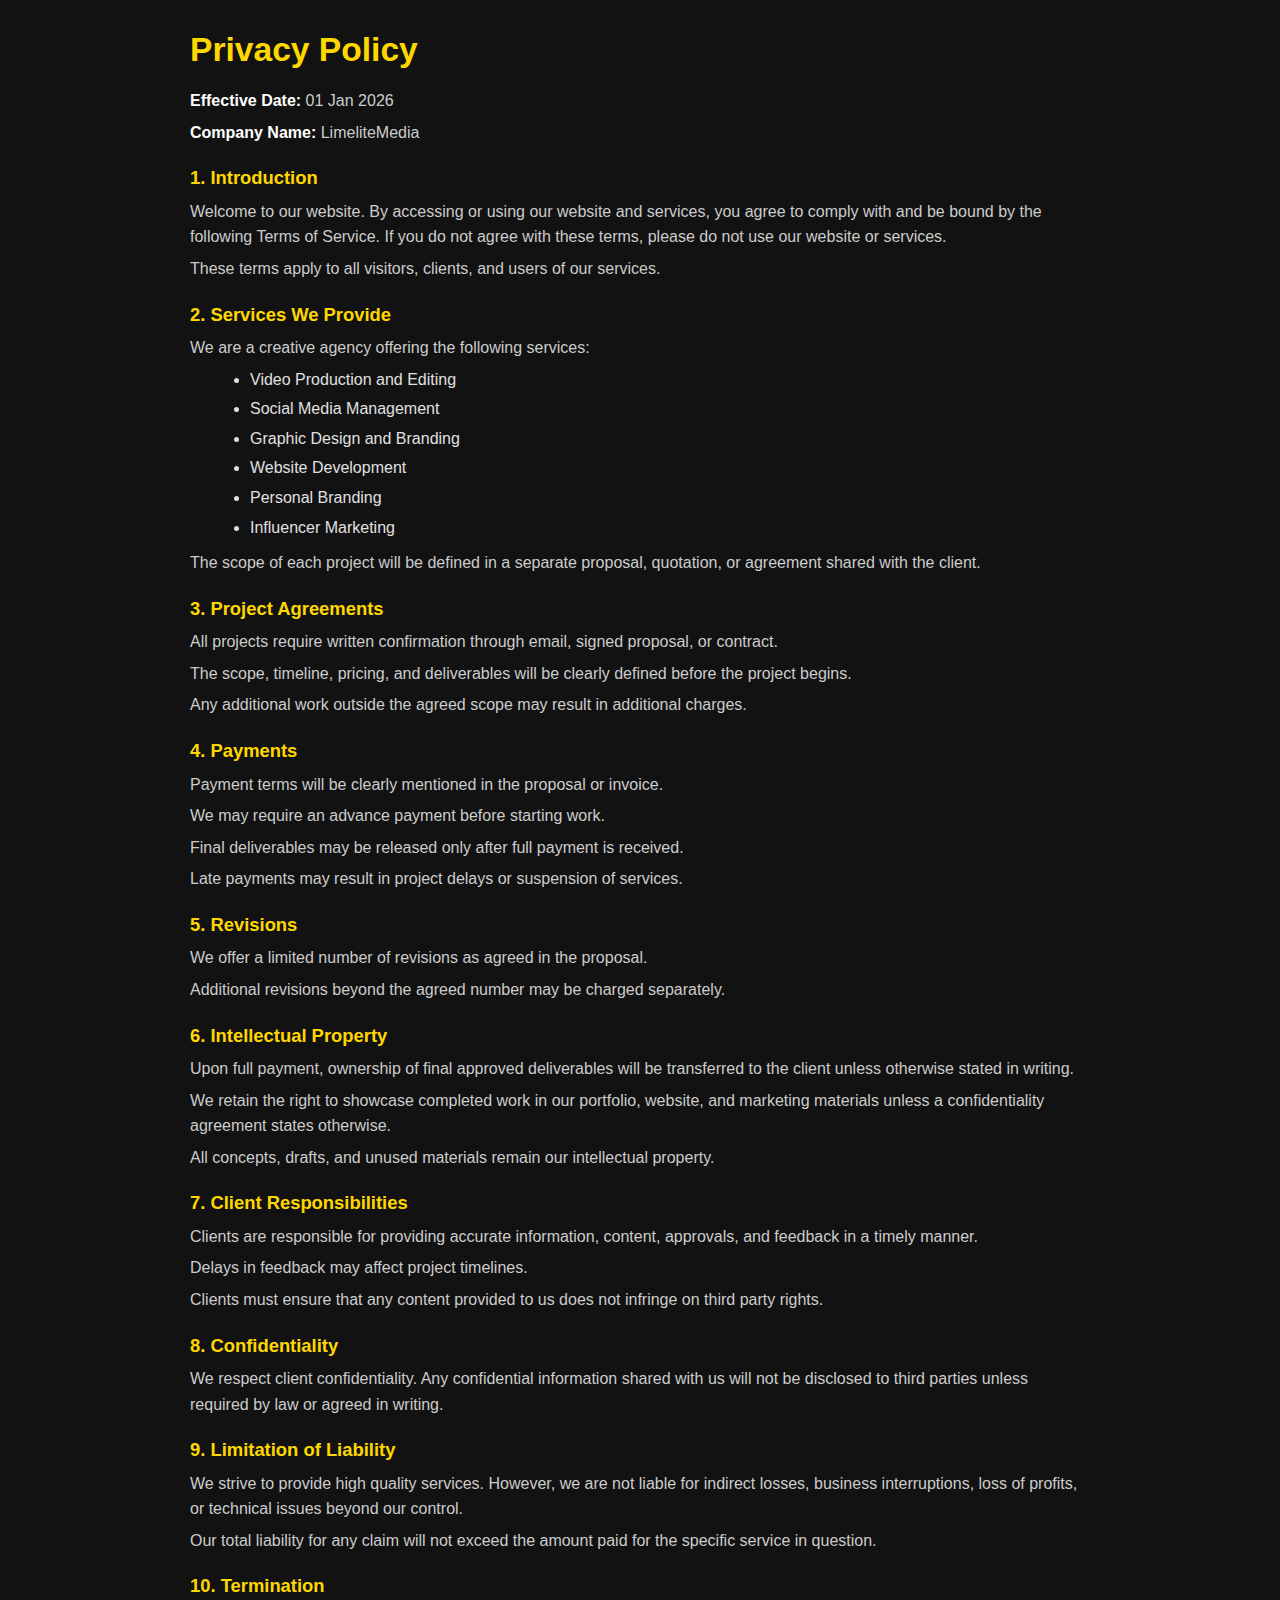
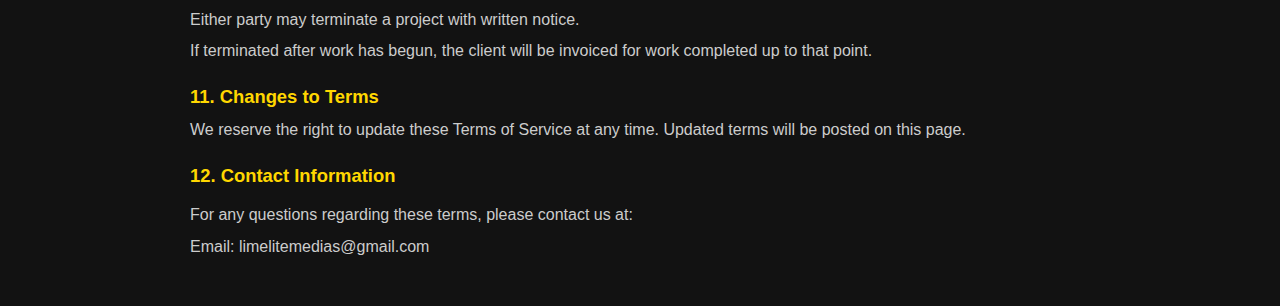
<file: assets/pages/privacy-policy.html>
<!DOCTYPE html>
<html lang="en">
<head>

<meta charset="UTF-8">
<meta name="viewport" content="width=device-width, initial-scale=1.0">

<title>Privacy Policy | LimeliteMedia</title>

<style>

/* CLEAN COMPACT THEME */

body{
margin:0;
font-family: Arial, sans-serif;
background:#121212;
color:#e0e0e0;
line-height:1.6;
}

/* Container */

.legal-container{
max-width:900px;
margin:auto;
padding: 0 20px 40px 20px; /* REDUCED TOP & BOTTOM */
}

/* Heading */

h1{
font-size:2.1rem;
margin-bottom:12px;
color:#FFD700;
}

/* Section headings */

h2{
margin-top:18px;
margin-bottom:6px;
color:#FFD700;
font-size:1.15rem;
}

/* Paragraph */

p{
margin:6px 0;
color:#cccccc;
}

/* Lists */

ul{
margin:6px 0 10px 20px;
}

li{
margin-bottom:4px;
}

/* Highlight lines */

strong{
color:white;
}

/* Contact */

.contact{
margin-top:12px;
}

/* Back button */

.back-link{
display:inline-block;
margin-top:20px;
color:#FFD700;
text-decoration:none;
font-size:0.95rem;
}

.back-link:hover{
text-decoration:underline;
}

/* Mobile */

@media(max-width:767px){

.legal-container{
padding:60px 16px 30px;
}

h1{
font-size:1.8rem;
}

}

</style>

</head>

<body>

<div class="legal-container">

<h1>Privacy Policy</h1>

<p><strong>Effective Date:</strong> 01 Jan 2026</p>
<p><strong>Company Name:</strong> LimeliteMedia</p>

<h2>1. Introduction</h2>

<p>
Welcome to our website. By accessing or using our website and services, you agree to comply with and be bound by the following Terms of Service. If you do not agree with these terms, please do not use our website or services.
</p>

<p>
These terms apply to all visitors, clients, and users of our services.
</p>

<h2>2. Services We Provide</h2>

<p>We are a creative agency offering the following services:</p>

<ul>
<li>Video Production and Editing</li>
<li>Social Media Management</li>
<li>Graphic Design and Branding</li>
<li>Website Development</li>
<li>Personal Branding</li>
<li>Influencer Marketing</li>
</ul>

<p>
The scope of each project will be defined in a separate proposal, quotation, or agreement shared with the client.
</p>

<h2>3. Project Agreements</h2>

<p>
All projects require written confirmation through email, signed proposal, or contract.
</p>

<p>
The scope, timeline, pricing, and deliverables will be clearly defined before the project begins.
</p>

<p>
Any additional work outside the agreed scope may result in additional charges.
</p>

<h2>4. Payments</h2>

<p>
Payment terms will be clearly mentioned in the proposal or invoice.
</p>

<p>
We may require an advance payment before starting work.
</p>

<p>
Final deliverables may be released only after full payment is received.
</p>

<p>
Late payments may result in project delays or suspension of services.
</p>

<h2>5. Revisions</h2>

<p>
We offer a limited number of revisions as agreed in the proposal.
</p>

<p>
Additional revisions beyond the agreed number may be charged separately.
</p>

<h2>6. Intellectual Property</h2>

<p>
Upon full payment, ownership of final approved deliverables will be transferred to the client unless otherwise stated in writing.
</p>

<p>
We retain the right to showcase completed work in our portfolio, website, and marketing materials unless a confidentiality agreement states otherwise.
</p>

<p>
All concepts, drafts, and unused materials remain our intellectual property.
</p>

<h2>7. Client Responsibilities</h2>

<p>
Clients are responsible for providing accurate information, content, approvals, and feedback in a timely manner.
</p>

<p>
Delays in feedback may affect project timelines.
</p>

<p>
Clients must ensure that any content provided to us does not infringe on third party rights.
</p>

<h2>8. Confidentiality</h2>

<p>
We respect client confidentiality. Any confidential information shared with us will not be disclosed to third parties unless required by law or agreed in writing.
</p>

<h2>9. Limitation of Liability</h2>

<p>
We strive to provide high quality services. However, we are not liable for indirect losses, business interruptions, loss of profits, or technical issues beyond our control.
</p>

<p>
Our total liability for any claim will not exceed the amount paid for the specific service in question.
</p>

<h2>10. Termination</h2>

<p>
Either party may terminate a project with written notice.
</p>

<p>
If terminated after work has begun, the client will be invoiced for work completed up to that point.
</p>

<h2>11. Changes to Terms</h2>

<p>
We reserve the right to update these Terms of Service at any time. Updated terms will be posted on this page.
</p>

<h2>12. Contact Information</h2>

<p class="contact">
For any questions regarding these terms, please contact us at:
</p>

<p>
Email: limelitemedias@gmail.com
</p>

</div>

</body>
</html>
</file>
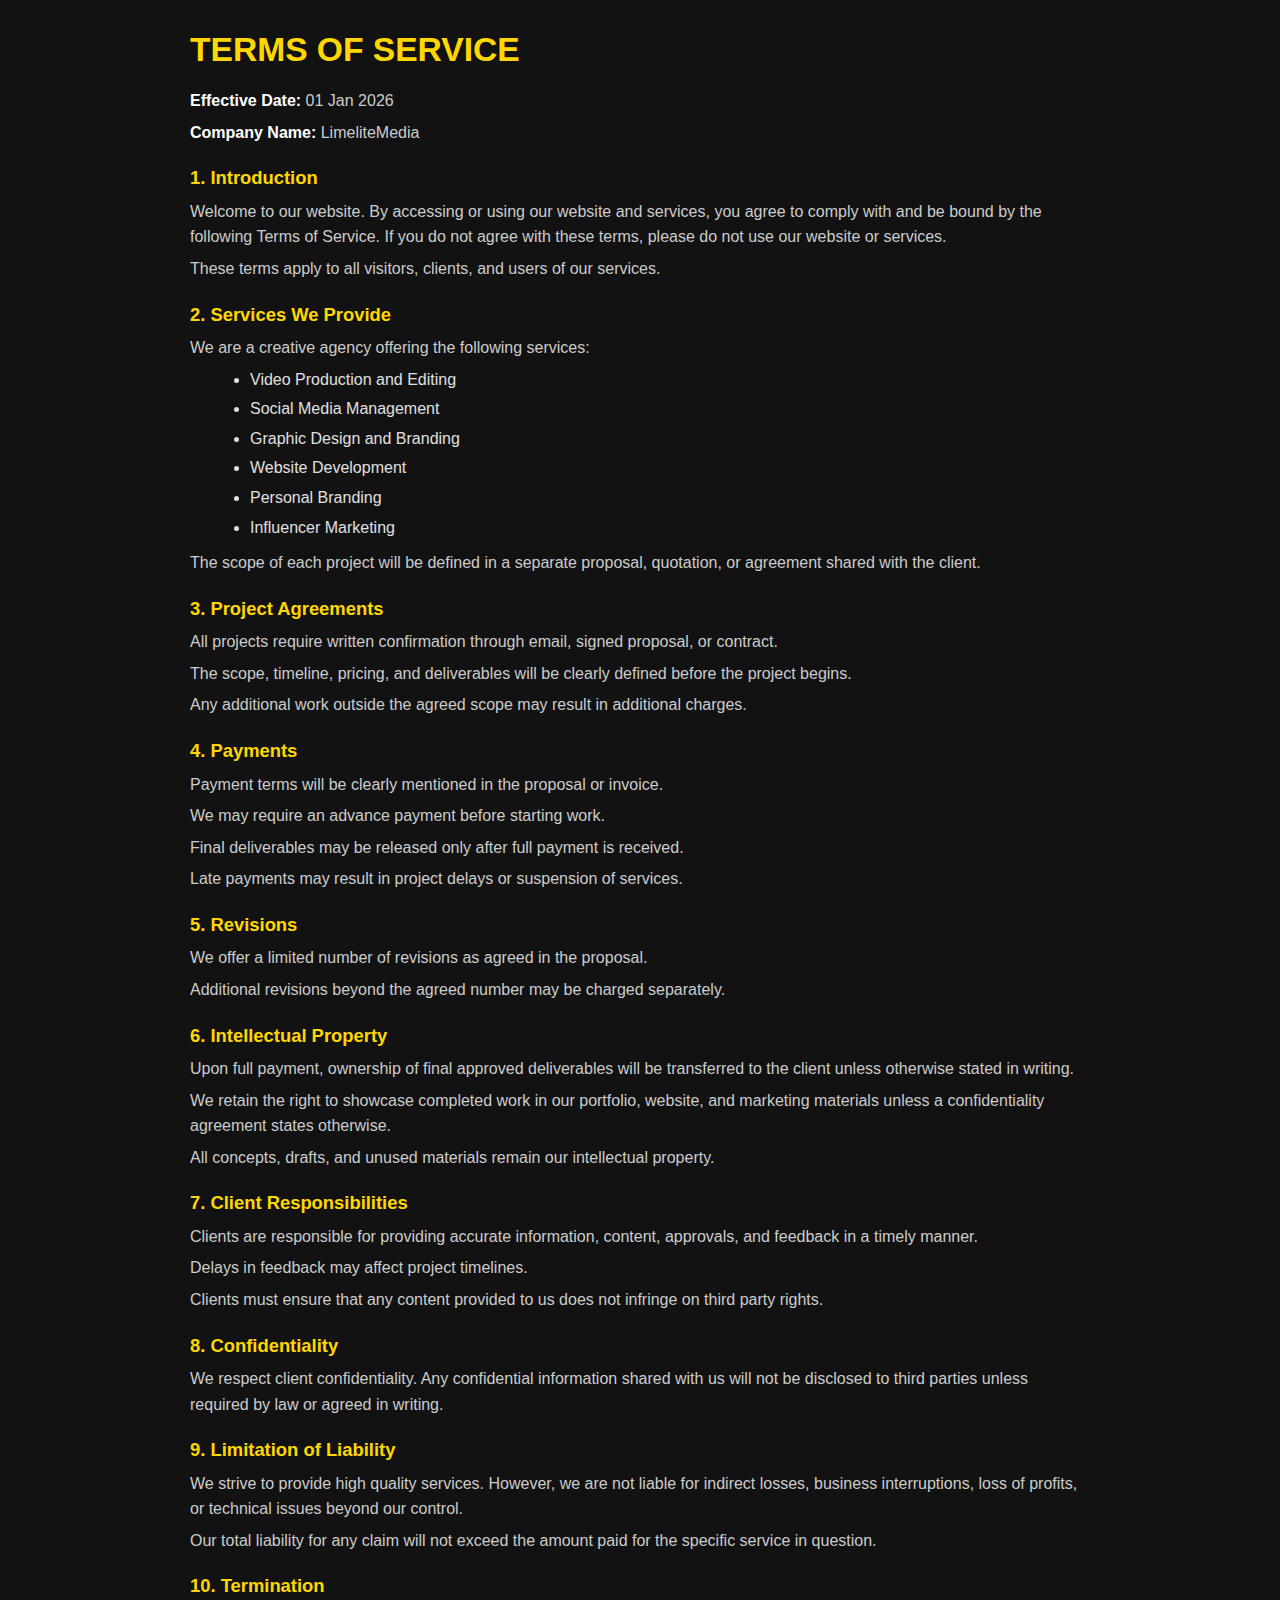
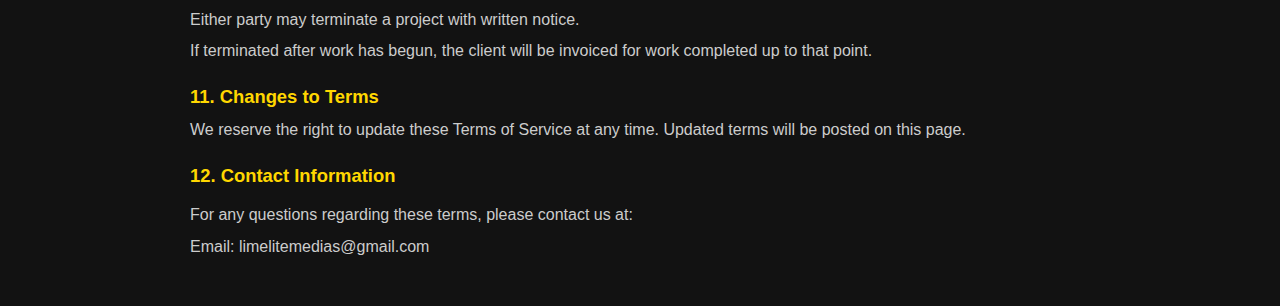
<file: assets/pages/terms-of-service.html>
<!DOCTYPE html>
<html lang="en">
<head>

<meta charset="UTF-8">
<meta name="viewport" content="width=device-width, initial-scale=1.0">

<title>Terms of Service | LimeliteMedia</title>

<style>

/* CLEAN COMPACT THEME */

body{
margin:0;
font-family: Arial, sans-serif;
background:#121212;
color:#e0e0e0;
line-height:1.6;
}

/* Container */

.legal-container{
max-width:900px;
margin:auto;
padding: 0 20px 40px 20px;
}

/* Heading */

h1{
font-size:2.1rem;
margin-bottom:12px;
color:#FFD700;
}

/* Section headings */

h2{
margin-top:18px;
margin-bottom:6px;
color:#FFD700;
font-size:1.15rem;
}

/* Paragraph */

p{
margin:6px 0;
color:#cccccc;
}

/* Lists */

ul{
margin:6px 0 10px 20px;
}

li{
margin-bottom:4px;
}

/* Highlight */

strong{
color:white;
}

/* Contact */

.contact{
margin-top:12px;
}

/* Back button */

.back-link{
display:inline-block;
margin-top:20px;
color:#FFD700;
text-decoration:none;
font-size:0.95rem;
}

.back-link:hover{
text-decoration:underline;
}

/* Mobile */

@media(max-width:767px){

.legal-container{
padding:60px 16px 30px;
}

h1{
font-size:1.8rem;
}

}

</style>

</head>

<body>

<div class="legal-container">

<h1>TERMS OF SERVICE</h1>

<p><strong>Effective Date:</strong> 01 Jan 2026</p>
<p><strong>Company Name:</strong> LimeliteMedia</p>

<h2>1. Introduction</h2>

<p>
Welcome to our website. By accessing or using our website and services, you agree to comply with and be bound by the following Terms of Service. If you do not agree with these terms, please do not use our website or services.
</p>

<p>
These terms apply to all visitors, clients, and users of our services.
</p>

<h2>2. Services We Provide</h2>

<p>We are a creative agency offering the following services:</p>

<ul>
<li>Video Production and Editing</li>
<li>Social Media Management</li>
<li>Graphic Design and Branding</li>
<li>Website Development</li>
<li>Personal Branding</li>
<li>Influencer Marketing</li>
</ul>

<p>
The scope of each project will be defined in a separate proposal, quotation, or agreement shared with the client.
</p>

<h2>3. Project Agreements</h2>

<p>
All projects require written confirmation through email, signed proposal, or contract.
</p>

<p>
The scope, timeline, pricing, and deliverables will be clearly defined before the project begins.
</p>

<p>
Any additional work outside the agreed scope may result in additional charges.
</p>

<h2>4. Payments</h2>

<p>
Payment terms will be clearly mentioned in the proposal or invoice.
</p>

<p>
We may require an advance payment before starting work.
</p>

<p>
Final deliverables may be released only after full payment is received.
</p>

<p>
Late payments may result in project delays or suspension of services.
</p>

<h2>5. Revisions</h2>

<p>
We offer a limited number of revisions as agreed in the proposal.
</p>

<p>
Additional revisions beyond the agreed number may be charged separately.
</p>

<h2>6. Intellectual Property</h2>

<p>
Upon full payment, ownership of final approved deliverables will be transferred to the client unless otherwise stated in writing.
</p>

<p>
We retain the right to showcase completed work in our portfolio, website, and marketing materials unless a confidentiality agreement states otherwise.
</p>

<p>
All concepts, drafts, and unused materials remain our intellectual property.
</p>

<h2>7. Client Responsibilities</h2>

<p>
Clients are responsible for providing accurate information, content, approvals, and feedback in a timely manner.
</p>

<p>
Delays in feedback may affect project timelines.
</p>

<p>
Clients must ensure that any content provided to us does not infringe on third party rights.
</p>

<h2>8. Confidentiality</h2>

<p>
We respect client confidentiality. Any confidential information shared with us will not be disclosed to third parties unless required by law or agreed in writing.
</p>

<h2>9. Limitation of Liability</h2>

<p>
We strive to provide high quality services. However, we are not liable for indirect losses, business interruptions, loss of profits, or technical issues beyond our control.
</p>

<p>
Our total liability for any claim will not exceed the amount paid for the specific service in question.
</p>

<h2>10. Termination</h2>

<p>
Either party may terminate a project with written notice.
</p>

<p>
If terminated after work has begun, the client will be invoiced for work completed up to that point.
</p>

<h2>11. Changes to Terms</h2>

<p>
We reserve the right to update these Terms of Service at any time. Updated terms will be posted on this page.
</p>

<h2>12. Contact Information</h2>

<p class="contact">
For any questions regarding these terms, please contact us at:
</p>

<p>
Email: limelitemedias@gmail.com
</p>

</div>

</body>
</html>
</file>
